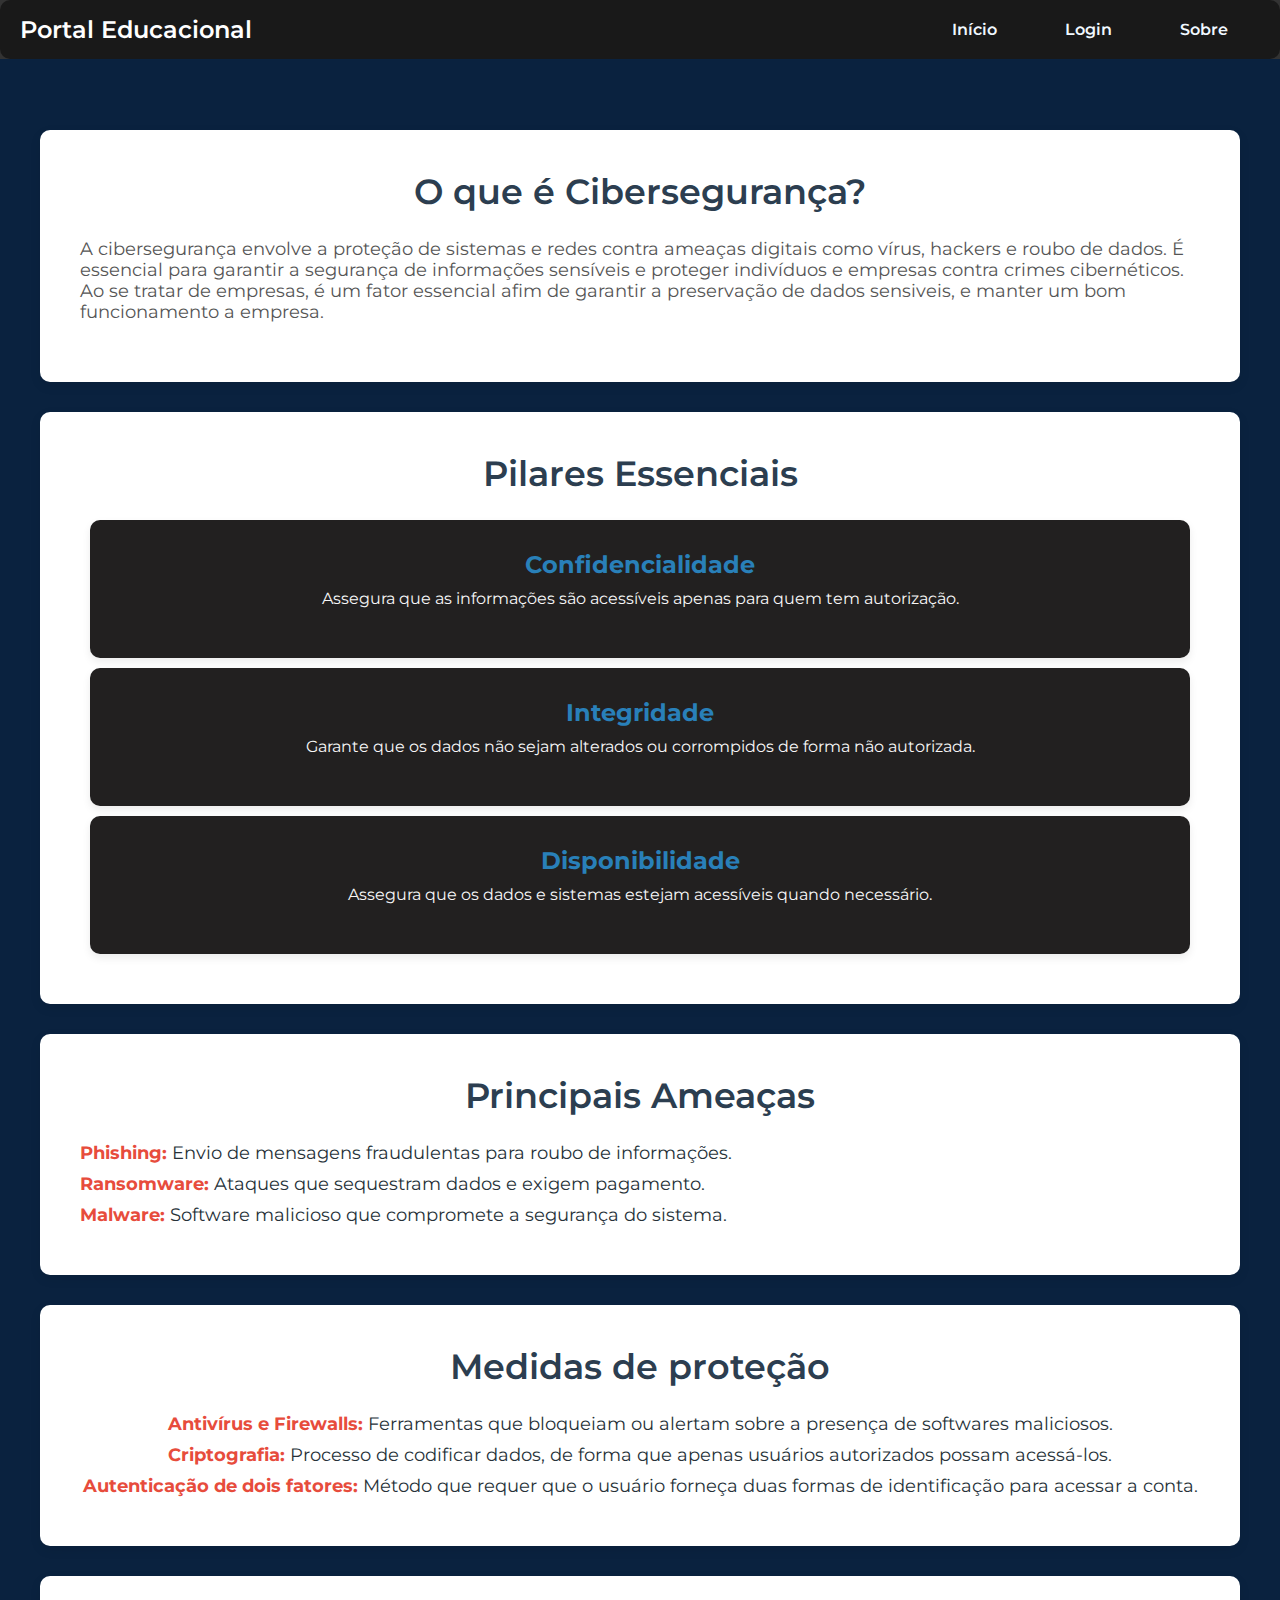
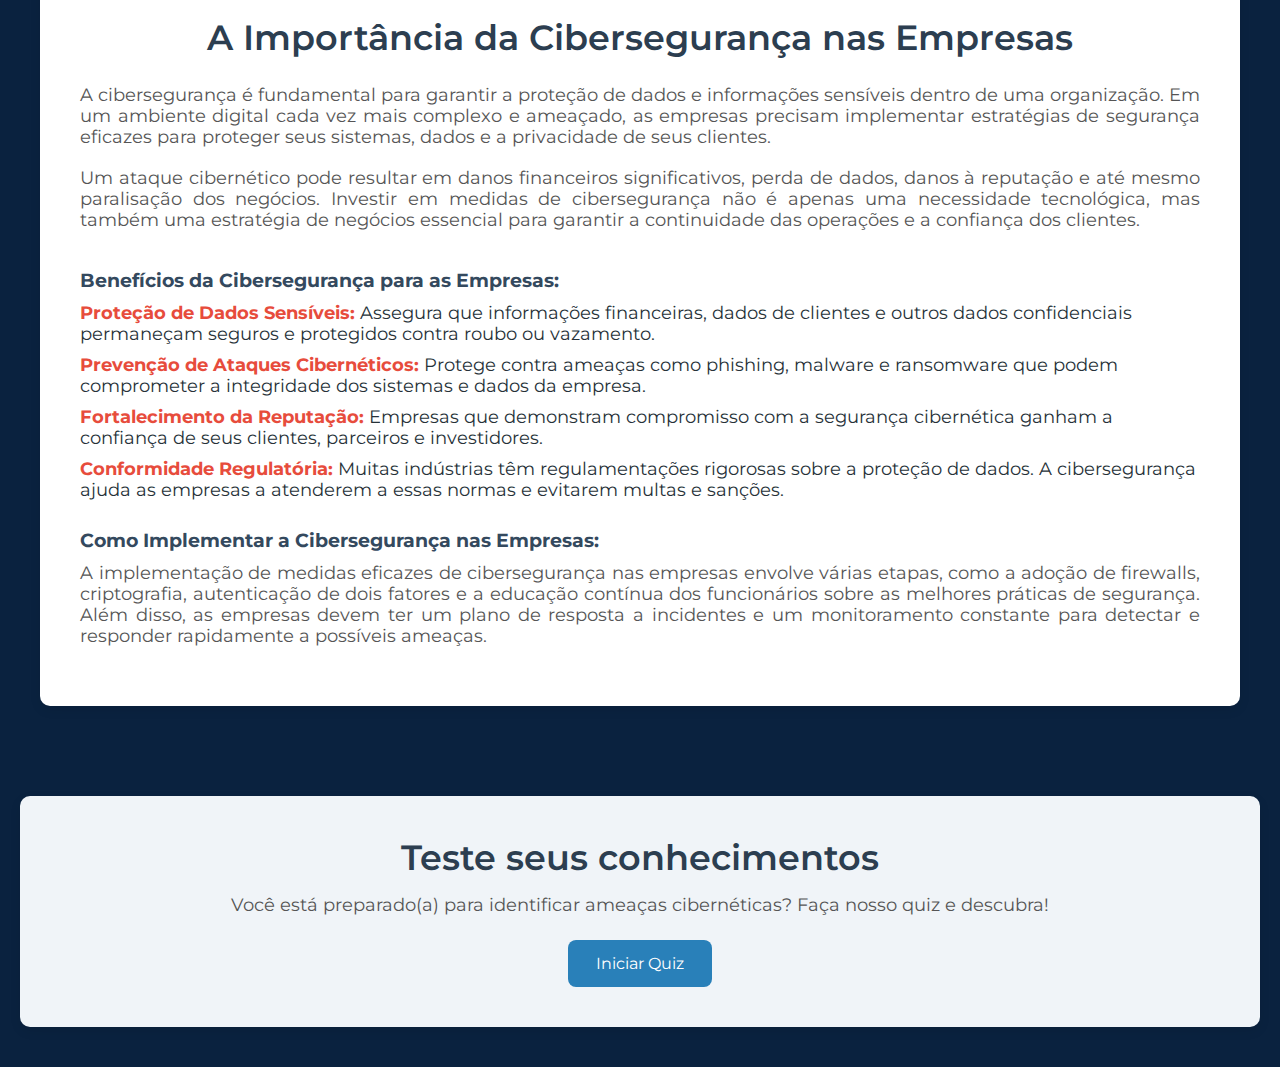
<file: index.html>
<!DOCTYPE html>
<html lang="en">
<head>
    <meta charset="UTF-8">
    <meta name="viewport" content="width=device-width, initial-scale=1.0">
    <title>A importância da cibersegurança</title>
    <link rel="stylesheet" href="./css/main.css">

    <link rel="preconnect" href="https://fonts.googleapis.com">
    <link rel="preconnect" href="https://fonts.gstatic.com" crossorigin>
    <link href="https://fonts.googleapis.com/css2?family=Montserrat:wght@400;600&display=swap" rel="stylesheet">
</head>
<body>
  <header class="menu">
    <div class="menu-container">
      <h1>Portal Educacional</h1>
      <button class="menu-toggle" aria-label="Abrir menu">&#9776;</button>
      <nav class="nav-links">
        <a href="#inicio">Início</a>
        <a href="login.html">Login</a>
        <a href="sobre.html">Sobre</a>
      </nav>
    </div>
  </header>
      <main class="conteudo">
       
            <section class="intro">
              <CENTER><h2>O que é Cibersegurança?</h2></CENTER>
              <p>
                A cibersegurança envolve a proteção de sistemas e redes contra ameaças digitais como vírus, hackers e roubo de dados.
                É essencial para garantir a segurança de informações sensíveis e proteger indivíduos e empresas contra crimes cibernéticos. Ao se tratar
                de empresas, é um fator essencial afim de garantir a preservação de 
                dados sensiveis, e manter um bom funcionamento a empresa.
              </p>
            </section>
        
            <section class="principios">
              <h2>Pilares Essenciais</h2>
              <div class="principios-card">
                <h3>Confidencialidade</h3>
                <p>Assegura que as informações são acessíveis apenas para quem tem autorização.</p>
              </div>
              <div class="principios-card">
                <h3>Integridade</h3>
                <p>Garante que os dados não sejam alterados ou corrompidos de forma não autorizada.</p>
              </div>
              <div class="principios-card">
                <h3>Disponibilidade</h3>
                <p>Assegura que os dados e sistemas estejam acessíveis quando necessário.</p>
              </div>
            </section>
        
            <section class="info-ciberseguranca">
              <h2>Principais Ameaças</h2>
              <ul>
                <li><strong>Phishing:</strong> Envio de mensagens fraudulentas para roubo de informações.</li>
                <li><strong>Ransomware:</strong> Ataques que sequestram dados e exigem pagamento.</li>
                <li><strong>Malware:</strong> Software malicioso que compromete a segurança do sistema.</li>
              </ul>
            </section>
            <center> 
                <section class="info-ciberseguranca">
                  <h2>Medidas de proteção</h2>
                  <ul>
                    <li><strong>Antivírus e Firewalls:</strong> Ferramentas que bloqueiam ou alertam sobre a presença de softwares maliciosos.</li>
                    <li><strong>Criptografia:</strong> Processo de codificar dados, de forma que apenas usuários autorizados possam acessá-los.</li>
                    <li><strong>Autenticação de dois fatores:</strong> Método que requer que o usuário forneça duas formas de identificação para acessar a conta.</li>
                  </ul>
                </section>
              </center>
              
              <!-- Novo conteúdo adicionado abaixo da seção "Medidas de proteção" -->
              <section class="importancia-ciberseguranca">
                <h2>A Importância da Cibersegurança nas Empresas</h2>
                <p>
                    A cibersegurança é fundamental para garantir a proteção de dados e informações sensíveis dentro de uma organização. 
                  Em um ambiente digital cada vez mais complexo e ameaçado, as empresas precisam implementar estratégias de segurança eficazes 
                  para proteger seus sistemas, dados e a privacidade de seus clientes.
                </p>
                <p>
                    Um ataque cibernético pode resultar em danos financeiros significativos, perda de dados, danos à reputação e até mesmo 
                  paralisação dos negócios. Investir em medidas de cibersegurança não é apenas uma necessidade tecnológica, mas também 
                  uma estratégia de negócios essencial para garantir a continuidade das operações e a confiança dos clientes.
                </p>
                <br>
          
                <h3>Benefícios da Cibersegurança para as Empresas:</h3>
                <ul>
                  <li><strong>Proteção de Dados Sensíveis:</strong> Assegura que informações financeiras, dados de clientes e outros dados confidenciais 
                      permaneçam seguros e protegidos contra roubo ou vazamento.</li>
                  <li><strong>Prevenção de Ataques Cibernéticos:</strong> Protege contra ameaças como phishing, malware e ransomware que podem comprometer 
                      a integridade dos sistemas e dados da empresa.</li>
                  <li><strong>Fortalecimento da Reputação:</strong> Empresas que demonstram compromisso com a segurança cibernética ganham a confiança de 
                      seus clientes, parceiros e investidores.</li>
                  <li><strong>Conformidade Regulatória:</strong> Muitas indústrias têm regulamentações rigorosas sobre a proteção de dados. A cibersegurança 
                      ajuda as empresas a atenderem a essas normas e evitarem multas e sanções.</li>
                </ul>
                <br> 
          
                <h3>Como Implementar a Cibersegurança nas Empresas:</h3>
                <p>
                  A implementação de medidas eficazes de cibersegurança nas empresas envolve várias etapas, como a adoção de firewalls, 
                  criptografia, autenticação de dois fatores e a educação contínua dos funcionários sobre as melhores práticas de segurança.
                  Além disso, as empresas devem ter um plano de resposta a incidentes e um monitoramento constante para detectar e 
                  responder rapidamente a possíveis ameaças.
                </p>
              </section>
          
              <section class="simulador" id="quiz" style="display: none;">
                <center><h2>Quiz: Isso é Phishing?</h2></center>
                <div id="emails"></div>
              </section>
            </main>
            <section class="teste-conhecimentos">
              <h2>Teste seus conhecimentos</h2>
              <p>Você está preparado(a) para identificar ameaças cibernéticas? Faça nosso quiz e descubra!</p>
              <button onclick="startQuiz()">Iniciar Quiz</button>
            </section>
            
            
            <script src="js/script.js"></script>














</body>
</html>
</file>
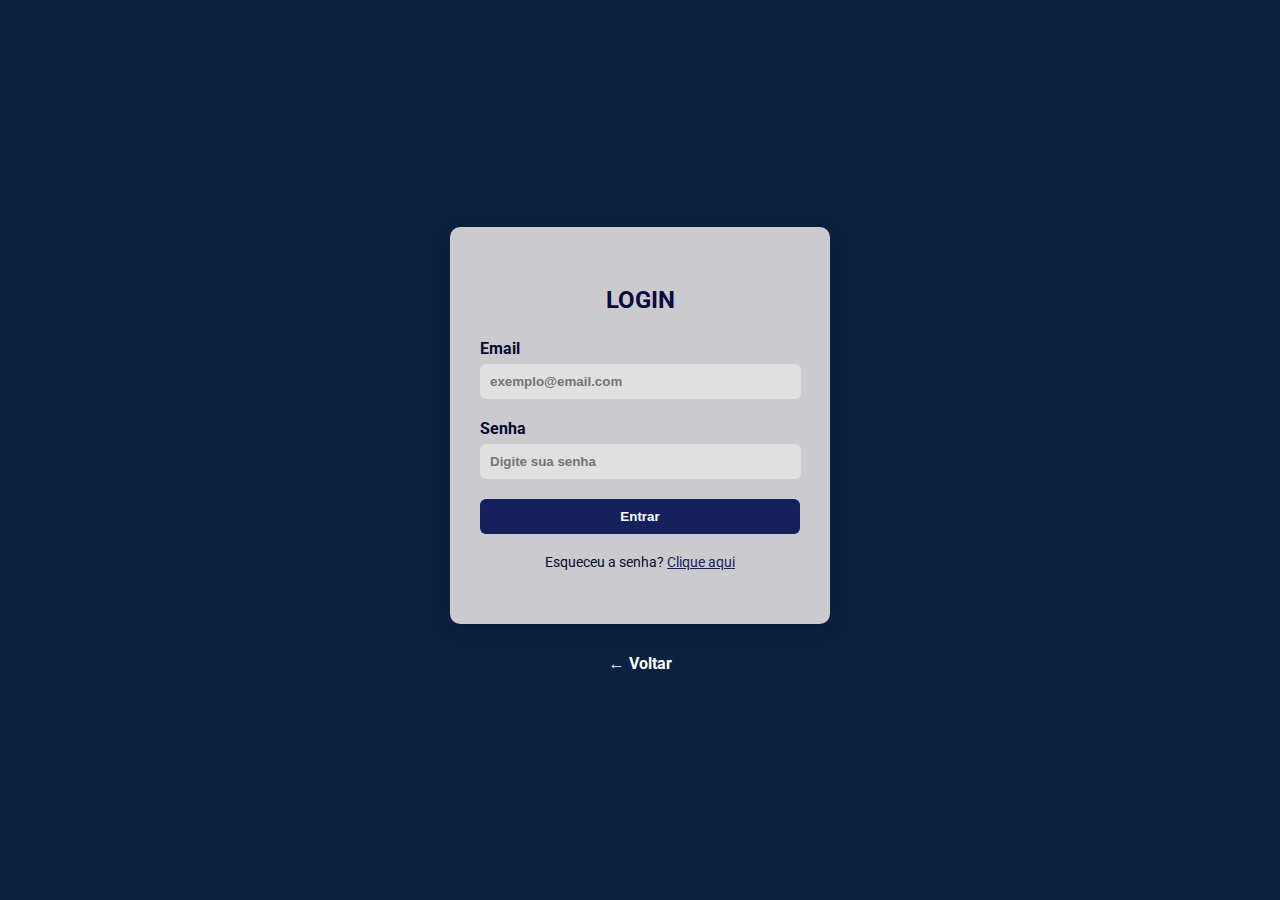
<file: login.html>
<!DOCTYPE html>
<html lang="pt-BR">
<head>
    <meta charset="UTF-8">
    <meta name="viewport" content="width=device-width, initial-scale=1.0">
    <title>Login Funcionário</title>
    <link rel="preconnect" href="https://fonts.googleapis.com">
    <link rel="preconnect" href="https://fonts.gstatic.com" crossorigin>
    <link href="https://fonts.googleapis.com/css2?family=Roboto:wght@400;700&display=swap" rel="stylesheet">
    <link rel="stylesheet" href="./css/login.css">
</head>
<body>
    <div class="login-container">
        <h2>LOGIN</h2>
        <div class="input-group">
            <label for="email">Email</label>
            <input type="email" id="email" name="email" required placeholder="exemplo@email.com">
        </div>
        <div class="input-group">
            <label for="password">Senha</label>
            <input type="password" id="password" name="password" required placeholder="Digite sua senha">
        </div>
        <button class="btn-login">Entrar</button>
        <div class="signup-link">
            <p>Esqueceu a senha? <a href="#">Clique aqui</a></p>
        </div>
    </div>
    <div class="menu">
        <a href="./index.html">← Voltar</a>
    </div>
</body>
</html>
</file>
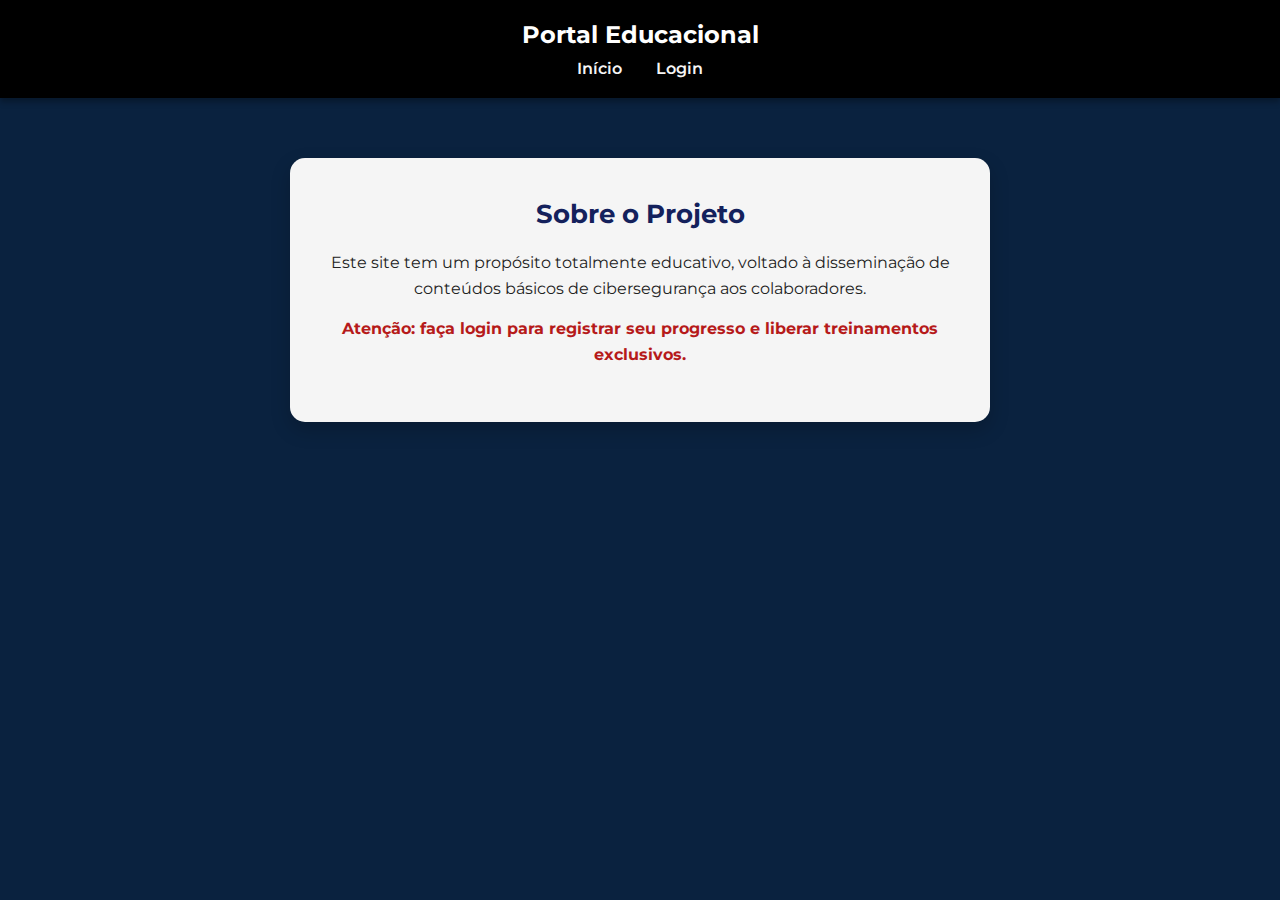
<file: sobre.html>
<!DOCTYPE html>
<html lang="pt-BR">
<head>
  <meta charset="UTF-8">
  <meta name="viewport" content="width=device-width, initial-scale=1.0">
  <title>Sobre</title>
  <link rel="stylesheet" href="./css/sobre.css">
  <link rel="preconnect" href="https://fonts.googleapis.com">
  <link rel="preconnect" href="https://fonts.gstatic.com" crossorigin>
  <link href="https://fonts.googleapis.com/css2?family=Montserrat:wght@400;600&display=swap" rel="stylesheet">
</head>
<body>
  <header class="menu">
    <div class="menu-container">
      <h1>Portal Educacional</h1>
      <nav>
        <a href="index.html">Início</a>
        <a href="login.html">Login</a>
      </nav>
    </div>
  </header>

  <main class="container">
    <section class="card">
      <h2>Sobre o Projeto</h2>
      <p>
        Este site tem um propósito totalmente educativo, voltado à disseminação de conteúdos básicos de cibersegurança aos colaboradores.
      </p>
      <p class="aviso">
        Atenção: faça login para registrar seu progresso e liberar treinamentos exclusivos.
      </p>
    </section>
  </main>
</body>
</html>
</file>
<file: css/login.css>
body {
    background-color: rgb(10, 34, 63);
    font-family: 'Roboto', sans-serif;
    color: rgb(6, 10, 49);
    display: flex;
    justify-content: center;
    align-items: center;
    height: 100vh;
    margin: 0;
    flex-direction: column;
    padding: 10px;
    box-sizing: border-box;
}

.login-container {
    background-color: #cbcbcf;
    padding: 40px 30px;
    border-radius: 10px;
    box-shadow: 0px 4px 15px rgba(0, 0, 0, 0.25);
    width: 100%;
    max-width: 320px;
    text-align: center;
}

.login-container h2 {
    margin-bottom: 25px;
    color: #0b0b3d;
}

.input-group {
    margin-bottom: 20px;
    text-align: left;
}

.input-group label {
    display: block;
    margin-bottom: 6px;
    font-weight: bold;
}

.input-group input {
    width: 94%;
    padding: 10px;
    border: none;
    border-radius: 6px;
    background-color: #e0e0e0;
    color: #000;
    font-weight: 600;
    transition: box-shadow 0.3s;
}

.input-group input:focus {
    outline: none;
    box-shadow: 0 0 0 2px #14215c;
}

.btn-login {
    background-color: #14215c;
    color: white;
    padding: 10px;
    border: none;
    border-radius: 6px;
    cursor: pointer;
    width: 100%;
    font-weight: bold;
    transition: background-color 0.3s;
}

.btn-login:hover {
    background-color: #0d1846;
}

.signup-link {
    margin-top: 20px;
    font-size: 14px;
}

.signup-link a {
    color: #14215c;
    text-decoration: underline;
}

.menu {
    margin-top: 30px;
    font-weight: bold;
    text-align: center;
}

.menu a {
    color: white;
    text-decoration: none;
    font-size: 16px;
}

.menu a:hover {
    text-decoration: underline;
}
</file>
<file: css/main.css>
/* Reset de browser (navegadores)*/
* {
    box-sizing: border-box;
    margin: 0;
    padding: 0;
    font-family: 'Montserrat', sans-serif;
}
header{
   padding: 50px 20px;
   color: white;
   text-align: center;
   background-size: cover;
}

/* Configuração da Página */
body {
    color: #263138;
    background-color: rgb(10, 34, 63);

}

.menu-container {
    display: flex;
    justify-content: space-between;
    align-items: center;
    width: 100%;
}

.menu h1 {
    color: white;
    font-size: 24px;
    margin: 0;
}


/* Cabeçalho - Menu */
.menu {

    position: fixed;
    top: 0;
    left: 0;
    width: 100%;
    background-color: #333;
    padding: 15px 20px;
    z-index: 1000;
    display: flex;
    justify-content: space-between;
    align-items: center;
    color: white;
    
        
}

.menu nav a {
    color: aliceblue;
    font-weight: 600;
    padding: 32px;
    text-decoration: none;
}

/* Config - Seção INÍCIO */
#inicio {
    display: flex;
    align-items: center;
    gap: 32px;
    padding: 80px 80px 24px 80px;
    position: relative;
}

h1, h2 {
    font-weight: 600;
    font-size: 32px;
    margin-bottom: 32px;
}


.absolute {
    position: absolute;
    bottom: -10px;
    left: 0;
    width: 100%;
    z-index: -10;
}

header h1::before {
    content: '';
    position: absolute;
    top: 0;
    left: 0;
    right: 0;
    bottom: 0;
    background: rgba(0, 0, 0, 0.5);
    z-index: -1;
    border-radius: 10px;
    padding: 10px;
  }
  
  /* Botões */
  button {
    padding: 12px 24px;
    font-size: 1em;
    background-color: #2c3e50;
    color: #fff;
    border: none;
    border-radius: 8px;
    cursor: pointer;
    transition: background-color 0.3s ease, transform 0.2s ease;
  }
  
  button:hover {
    background-color: #34495e;
    transform: translateY(-2px);
  }
  
 
  section {
    margin: 30px 20px;
    padding: 40px 40px; /* Aumenta a margem lateral interna */
    background-color: #fff;
    border-radius: 10px;
    box-shadow: 0 4px 12px rgba(0, 0, 0, 0.08);
  }

  .conteudo {
    margin-top: 80px; 
    padding: 20px;
  }
  
  /* Títulos */
  h2 {
    color: #2c3e50;
    font-size: 2.2em;
    margin-bottom: 25px;
    text-align: center;
  }
  
  h3, h4 {
    color: #34495e;
    margin-bottom: 10px;
  }
  
  /* Texto */
  p {
    font-size: 1.1em;
    color: #555;
    margin-bottom: 20px;
  }
  
  /* Cards de princípios */
  .principios-card {
    background-color: #222020;
    padding: 30px 25px;
    margin: 10px;
    border-radius: 10px;
    box-shadow: 0 4px 8px rgba(0, 0, 0, 0.08);
    transition: transform 0.3s ease, box-shadow 0.3s ease;
    text-align: center;
  }
  
  .principios-card:hover {
    transform: translateY(-5px);
    box-shadow: 0 6px 14px rgba(0, 0, 0, 0.12);
  }
  
  .principios-card h3 {
    font-size: 1.5em;
    color: #2980b9;
  }
  
  .principios-card p {
    font-size: 1em;
    color: #f7f7f7;
  }
  
  /* Cards de Benefícios */
  .beneficios-cards {
    display: flex;
    flex-wrap: wrap;
    justify-content: center;
    gap: 20px;
    margin-top: 20px;
  }
  
  .beneficio-card {
    background-color: #ffffff;
    padding: 25px 25px;
    width: 100%;
    max-width: 320px;
    border-radius: 10px;
    box-shadow: 0 4px 10px rgba(0, 0, 0, 0.1);
    text-align: left;
    transition: transform 0.3s ease;
  }
  
  .beneficio-card:hover {
    transform: translateY(-5px);
  }
  
  .beneficio-card strong {
    color: #2980b9;
    font-size: 1.1em;
  }
  
  .beneficio-card p {
    color: #555;
    margin-top: 10px;
  }
  
  /* Info e listas */
  .info-ciberseguranca ul,
  .importancia-ciberseguranca ul {
    list-style: none;
    padding-left: 0;
  }
  
  .info-ciberseguranca li,
  .importancia-ciberseguranca li {
    font-size: 1.1em;
    margin: 10px 0;
  }
  
  .info-ciberseguranca strong,
  .importancia-ciberseguranca strong {
    color: #e74c3c;
  }
  
  .importancia-ciberseguranca p {
    text-align: justify;
  }
  
  /* Quiz */
.simulador {
    background-color: #fff;
    padding: 30px 40px;
    border-radius: 10px;
    box-shadow: 0 4px 12px rgba(0, 0, 0, 0.08);
  }
  
  #emails {
    display: flex;
    justify-content: space-around;
    flex-wrap: wrap;
  }
  
  #emails .email {
    width: 100%;
    max-width: 320px;
    margin: 15px;
    padding: 25px;
    border-radius: 10px;
    background-color: #fafafa;
    box-shadow: 0 2px 6px rgba(0, 0, 0, 0.08);
    cursor: pointer;
    transition: transform 0.3s ease, box-shadow 0.3s ease;
  }
  
  #emails .email:hover {
    transform: translateY(-5px);
    box-shadow: 0 6px 14px rgba(0, 0, 0, 0.12);
  }
  
  #emails .email.correct {
    background-color: #151f17;
    border: 2px solid #27ae60;
    color: white;
  }
  
  #emails .email.wrong {
    background-color: #e74c3c;
    border: 2px solid #c0392b;
    color: white;
  }
  
  #emails .email p {
    font-size: 1em;
    color: #555;
  }
  
  #emails .email button {
    margin: 8px 5px 0 0;
    padding: 10px 12px;
    border: none;
    border-radius: 6px;
    background-color: #3498db;
    color: white;
    font-weight: bold;
  }
  
  #emails .email button:hover {
    background-color: #2980b9;
  }
  
  /* Responsivo */
  @media (max-width: 768px) {
    body {
      font-size: 14px;
    }
  
    .principios-card,
    .beneficio-card,
    #emails .email {
      width: 90%;
    }
  
    button {
      width: 100%;
      font-size: 1.2em;
    }
  
    .grafico canvas {
      width: 90%;
    }
  }

  .menu-toggle {
    display: none;
    font-size: 28px;
    background: none;
    border: none;
    color: white;
    cursor: pointer;
  }
  
  @media (max-width: 768px) {
    .menu-container {
      flex-direction: column;
      align-items: flex-start;
    }
  
    .menu-toggle {
      display: block;
      margin-top: 10px;
    }
  
    .nav-links {
      display: none;
      flex-direction: column;
      width: 100%;
      margin-top: 10px;
    }
  
    .nav-links a {
      padding: 10px 0;
      width: 100%;
      border-top: 1px solid #555;
    }
  
    .nav-links.active {
      display: flex;
    }
  
    #startQuizButton {
      width: 100%;
      margin-top: 10px;
    }
  }

  .teste-conhecimentos {
    margin: 40px 20px;
    padding: 40px 30px;
    background-color: #f0f4f8;
    border-radius: 10px;
    text-align: center;
    box-shadow: 0 4px 12px rgba(0, 0, 0, 0.08);
  }
  
  .teste-conhecimentos h2 {
    color: #2c3e50;
    margin-bottom: 15px;
  }
  
  .teste-conhecimentos p {
    font-size: 1.1em;
    color: #555;
    margin-bottom: 25px;
  }
  
  .teste-conhecimentos button {
    padding: 14px 28px;
    font-size: 1em;
    background-color: #2980b9;
    color: white;
    border: none;
    border-radius: 8px;
    cursor: pointer;
    transition: background-color 0.3s ease;
  }
  
  .teste-conhecimentos button:hover {
    background-color: #21618c;
  }
</file>
<file: css/sobre.css>
/* Reset + fonte padrão */
* {
    margin: 0;
    padding: 0;
    box-sizing: border-box;
    font-family: 'Montserrat', sans-serif;
  }
  
  body {
    background-color: rgb(10, 34, 63);
    color: #fff;
    min-height: 100vh;
  }
  
  /* Header fixo no topo */
  .menu {
    background-color: #000000;
    padding: 20px 0;
    text-align: center;
    position: sticky;
    top: 0;
    z-index: 10;
    box-shadow: 0 4px 6px rgba(0, 0, 0, 0.3);
  }
  
  .menu-container h1 {
    font-size: 24px;
    color: #fff;
    margin-bottom: 10px;
  }
  
  .menu nav a {
    margin: 0 15px;
    color: #f5f5f5;
    text-decoration: none;
    font-weight: 600;
    transition: color 0.3s;
  }
  
  .menu nav a:hover {
    color: #ffcccc;
  }
  
  /* Container central */
  .container {
    display: flex;
    justify-content: center;
    align-items: center;
    padding: 60px 20px;
  }
  
  /* Cartão com sombra */
  .card {
    max-width: 700px;
    background-color: #f5f5f5;
    padding: 40px;
    border-radius: 15px;
    box-shadow: 0 8px 20px rgba(0, 0, 0, 0.2);
    color: #222;
    text-align: center;
  }
  
  .card h2 {
    font-size: 26px;
    margin-bottom: 20px;
    color: #14215c;
  }
  
  .card p {
    font-size: 16px;
    line-height: 1.6;
    margin-bottom: 15px;
  }
  
  .aviso {
    color: #b61a1a;
    font-weight: bold;
  }
</file>
